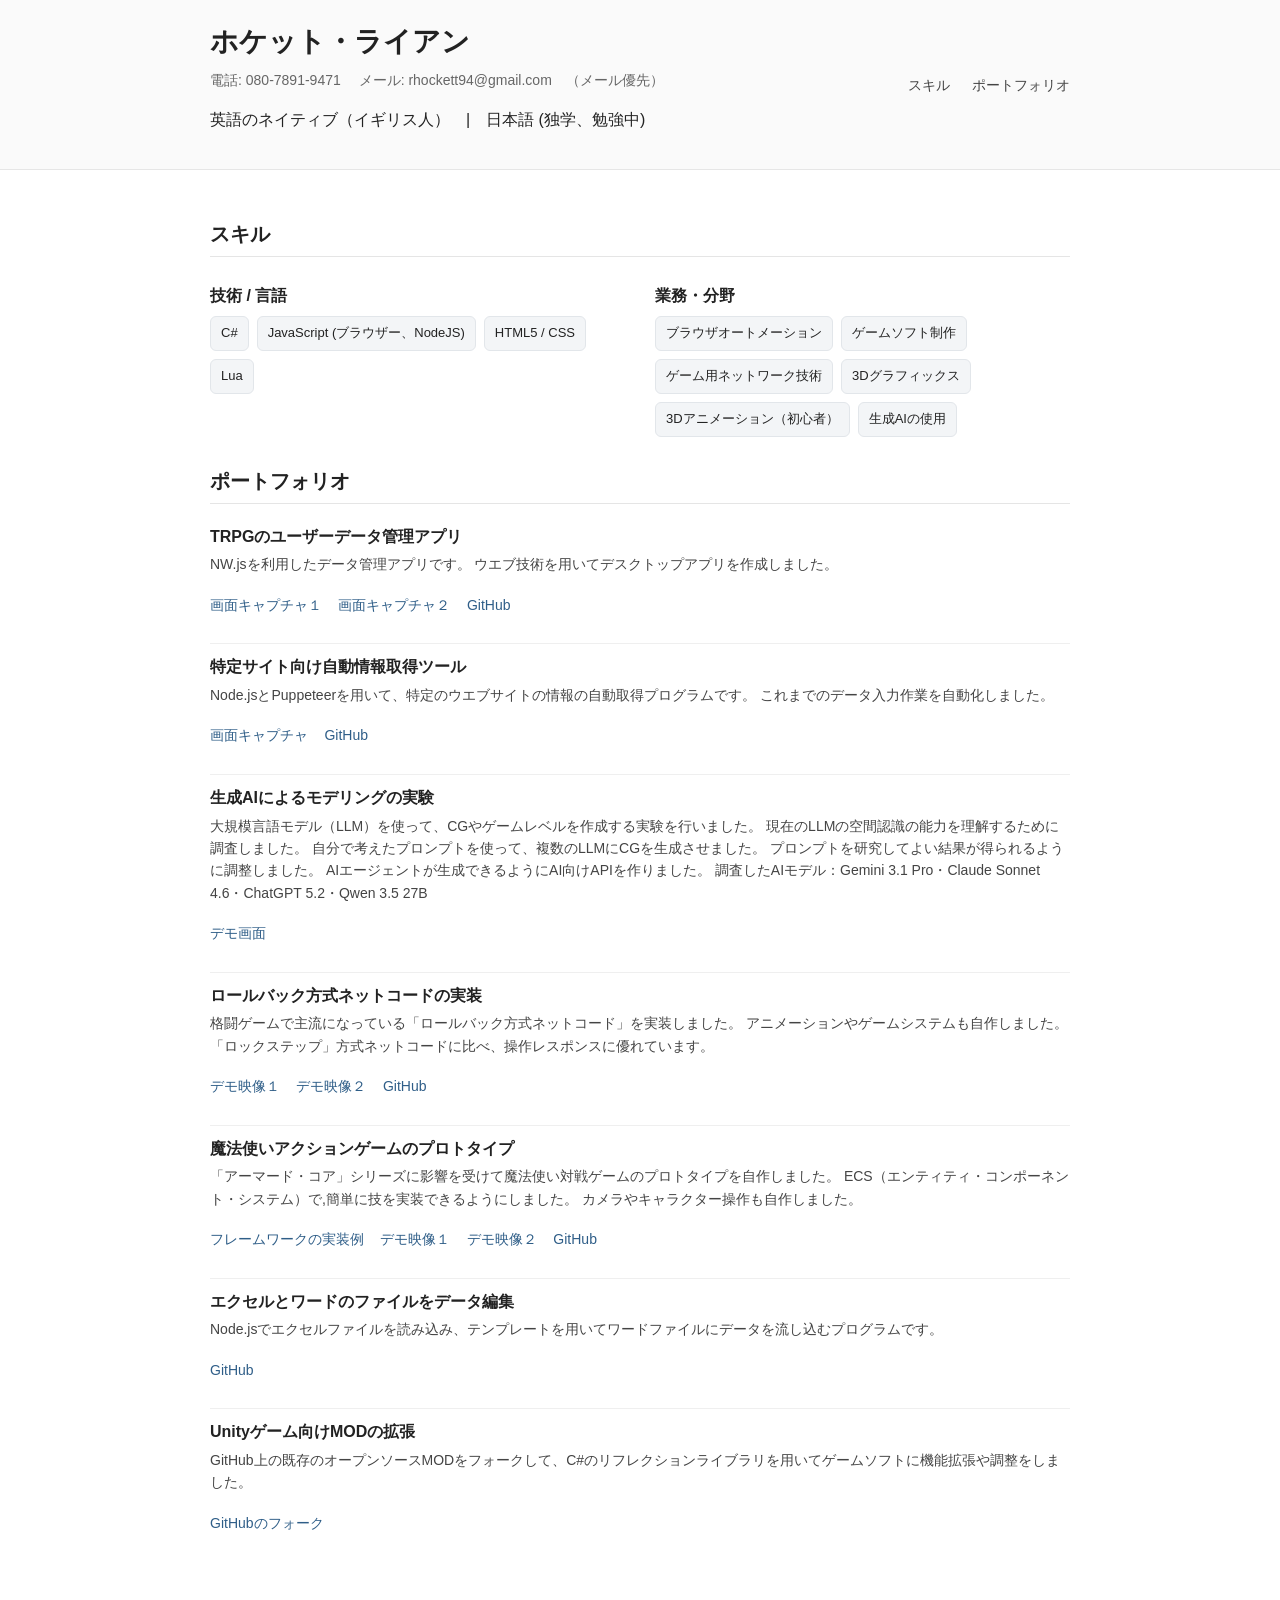
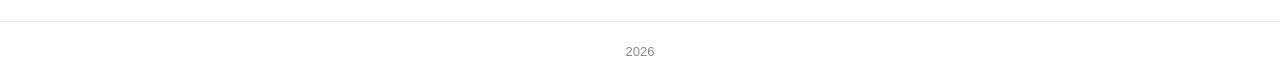
<file: backup/index.html>
<!DOCTYPE html>
<html lang="ja">
<head>
	<meta charset="utf-8">
	<meta name="viewport" content="width=device-width, initial-scale=1">
	<title>ホケット　ライアン・ポートフォリオ</title>
	<link rel="stylesheet" href="main.css">
</head>

<body>

<header class="top">
	<div class="top-inner">
		<div class="name">
			<h1>ホケット・ライアン</h1>
			<p class="contact">
				電話: 080-7891-9471　
				メール: rhockett94@gmail.com　（メール優先）
			</p>
			
			<p class="languages">
			英語のネイティブ（イギリス人）　|　日本語 (独学、勉強中)
			</p>
			
			<!--p id="pr">
			自己PR
							
			2018年にソフトウェア工学の修士課程を修了しました。
卒業後は中学校で外国語指導助手として勤務しました。この経験から、生徒とコミュニケーションを取ることや英語の楽しさを伝えることを得意としています。
勤務するとともに、プログラミングの技術を磨くために、趣味でアプリやゲームを自作しています。時にデータ活用のアプリ開発や複雑なゲームプログラミングが得意です。
また、GPT2の登場から生成AI研究・実験、活用するプログラムの実装も経験があります。
			
			下手な日本語はすみません。
			（このページは現在更新中です）
			</p-->
			
		</div>

		<nav>
			<!--a href="#education">学歴</a>
			<a href="#work">職歴</a-->
			<a href="#skills">スキル</a>
			<a href="#portfolio">ポートフォリオ</a>
		</nav>
	</div>
</header>

<main>
<!--
<section id="education">
	<h2>学歴</h2>

	<div class="entry">
		<div class="year">2018</div>
		<div class="details">
			アベリストウィス大学 ソフト工学の修士号 終了
		</div>
	</div>

	<div class="entry">
		<div class="year">2013</div>
		<div class="details">
			トーキー・ボーイズ・グラマー・スクール高校　卒業
		</div>
	</div>

</section>

<section id="work">
	<h2>職歴</h2>

	
	<div class="entry">
		<div class="year">2018–現在</div>
		<div class="details">
			行田市教育委員会　外国語指導助手
		</div>
	</div>

	<div class="entry">
		<div class="year">2016-2017</div>
		<div class="details">
			アマデウス有限会社　開発者インターン
		</div>
	</div>
	
	<div class="entry">
		<div class="year">2021–現在</div>
		<div class="details">
			行田市児童センター　ボランティア活動
		</div>
	</div>
	
	
</section>-->
<section id="skills">
	<h2>スキル</h2>

	<div class="skills-grid">

		<div class="skill-group">
			<h3>技術 / 言語</h3>
			<ul class="skill-list">
				<li>C#</li>
				<li>JavaScript (ブラウザー、NodeJS)</li>
				<li>HTML5 / CSS</li>
				<li>Lua</li>

			</ul>
		</div>

		<div class="skill-group">
			<h3>業務・分野</h3>
			<ul class="skill-list">
				<li>ブラウザオートメーション</li>
				<li>ゲームソフト制作</li>
				<li>ゲーム用ネットワーク技術</li>
				<li>3Dグラフィックス</li>
				<li>3Dアニメーション（初心者）</li>
				<li>生成AIの使用</li>
			</ul>
		</div>

	</div>
</section>
<section id="portfolio">
	<h2>ポートフォリオ</h2>
	<!--
	<div class="project">
		<h3>プロジェクト名</h3>
		<p class="desc">
			ここに簡単な説明を書きます。何を作ったのか、目的、特徴など。
		</p>
		<p class="tech">
			使用技術: HTML / CSS / JavaScript
		</p>
		<p class="links">
			<a href="#">デモ</a>
			<a href="#">ソースコード</a>
		</p>
	</div>
	-->
	
	<div class="project">
		<h3>TRPGのユーザーデータ管理アプリ</h3>
		<p class="desc">
			NW.jsを利用したデータ管理アプリです。
			ウエブ技術を用いてデスクトップアプリを作成しました。
		</p>
		
		<p class="links">
			<a href="sosmanager1.png">画面キャプチャ１</a>
			<a href="sosmanager2.png">画面キャプチャ２</a>
			<a href="https://github.com/botchi09/sos-equipment-manager">GitHub</a>
		</p>
	</div>
	
	
	
	<div class="project">
		<h3>特定サイト向け自動情報取得ツール</h3>
		<p class="desc">
			Node.jsとPuppeteerを用いて、特定のウエブサイトの情報の自動取得プログラムです。
			これまでのデータ入力作業を自動化しました。
		</p>
		
		<p class="links">
			<a href="scraper.png">画面キャプチャ</a>
			<a href="https://github.com/botchi09/stone-website-puppeteer-scraper">GitHub</a>
		</p>
	</div>
	
	
	<div class="project">
		<h3>生成AIによるモデリングの実験</h3>
		<p class="desc">
			大規模言語モデル（LLM）を使って、CGやゲームレベルを作成する実験を行いました。
			現在のLLMの空間認識の能力を理解するために調査しました。
			自分で考えたプロンプトを使って、複数のLLMにCGを生成させました。
			プロンプトを研究してよい結果が得られるように調整しました。
			AIエージェントが生成できるようにAI向けAPIを作りました。
			調査したAIモデル：Gemini 3.1 Pro・Claude Sonnet 4.6・ChatGPT 5.2・Qwen 3.5 27B
			
		</p>
				
		<p class="links">
			<a href="prompt_results.png">デモ画面</a>

		</p>
	</div>
	<div class="project">
		<h3>ロールバック方式ネットコードの実装</h3>
		<p class="desc">
			格闘ゲームで主流になっている「ロールバック方式ネットコード」を実装しました。
			
			アニメーションやゲームシステムも自作しました。
			「ロックステップ」方式ネットコードに比べ、操作レスポンスに優れています。
			
		</p>
				
		<p class="links">
			<a class="" href="https://youtu.be/f2O9HNqwWwM">デモ映像１</a>
			<a class="" href="https://youtu.be/pjLEUBSBpmo">デモ映像２</a>

			<a href="https://github.com/botchi09/RobloxRollback">GitHub</a>
		</p>
	</div>
	<!--div class="project todo">
		<h3>TODO climbing game</h3>
		<p class="desc">
			vector math. picture demonstration!
		</p>
		
		<p class="links">
			<a href="https://youtu.be/bYzrbGG2mxw">映像１</a>
			<a href="https://youtu.be/_mRu7jwwfPQ">映像２</a>
			<a href="https://github.com/botchi09/rblx-climb-game-framework">GitHub</a>
		</p>
	</div-->
	
	
	
	<div class="project">
		<h3>魔法使いアクションゲームのプロトタイプ</h3>
		<p class="desc">
			「アーマード・コア」シリーズに影響を受けて魔法使い対戦ゲームのプロトタイプを自作しました。
			ECS（エンティティ・コンポーネント・システム）で,簡単に技を実装できるようにしました。
			カメラやキャラクター操作も自作しました。
		</p>
		
		<p class="links">
			<a href="spelldefexample.png">フレームワークの実装例</a>
			<a href="https://www.youtube.com/watch?v=XVLZ9_kiFl0">デモ映像１</a>
			<a href="https://www.youtube.com/watch?v=5HVhadBwj20">デモ映像２</a>
			<a href="https://github.com/botchi09/rblx-spellcasting-behavior-framework">GitHub</a>
		</p>
	</div>

	<div class="project">
		<h3>エクセルとワードのファイルをデータ編集</h3>
		<p class="desc">
			Node.jsでエクセルファイルを読み込み、テンプレートを用いてワードファイルにデータを流し込むプログラムです。
			
		</p>
		
		<p class="links">
			<a href="https://github.com/botchi09/bingo-worksheet-node-docx-gen">GitHub</a>
		</p>
	</div>
	
	<div class="project">
		<h3>Unityゲーム向けMODの拡張</h3>
		<p class="desc">
			GitHub上の既存のオープンソースMODをフォークして、C#のリフレクションライブラリを用いてゲームソフトに機能拡張や調整をしました。
					
		</p>
		
		<p class="links">
			<a href="https://github.com/botchi09/Outward-Mods">GitHubのフォーク</a>
		</p>
	</div>


</section>

</main>

<footer>
2026
</footer>

</body>
</html>
</file>
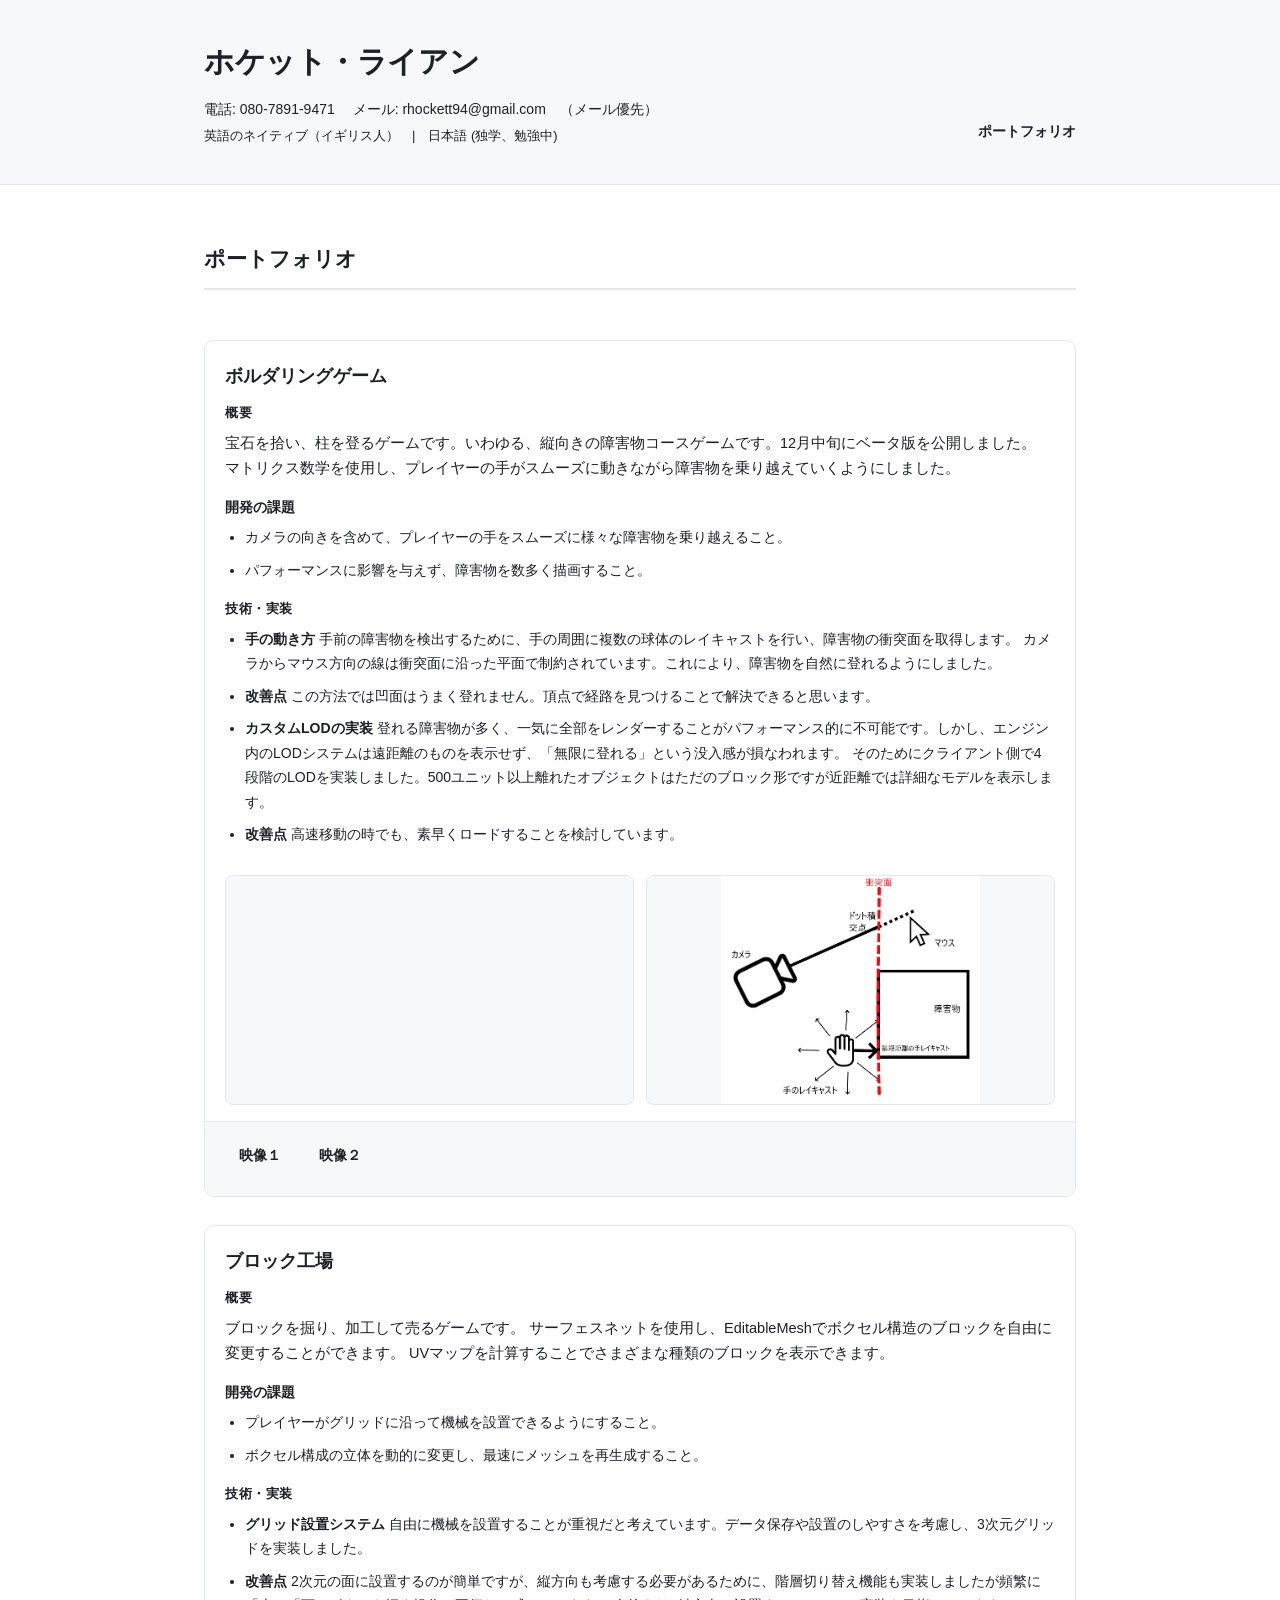
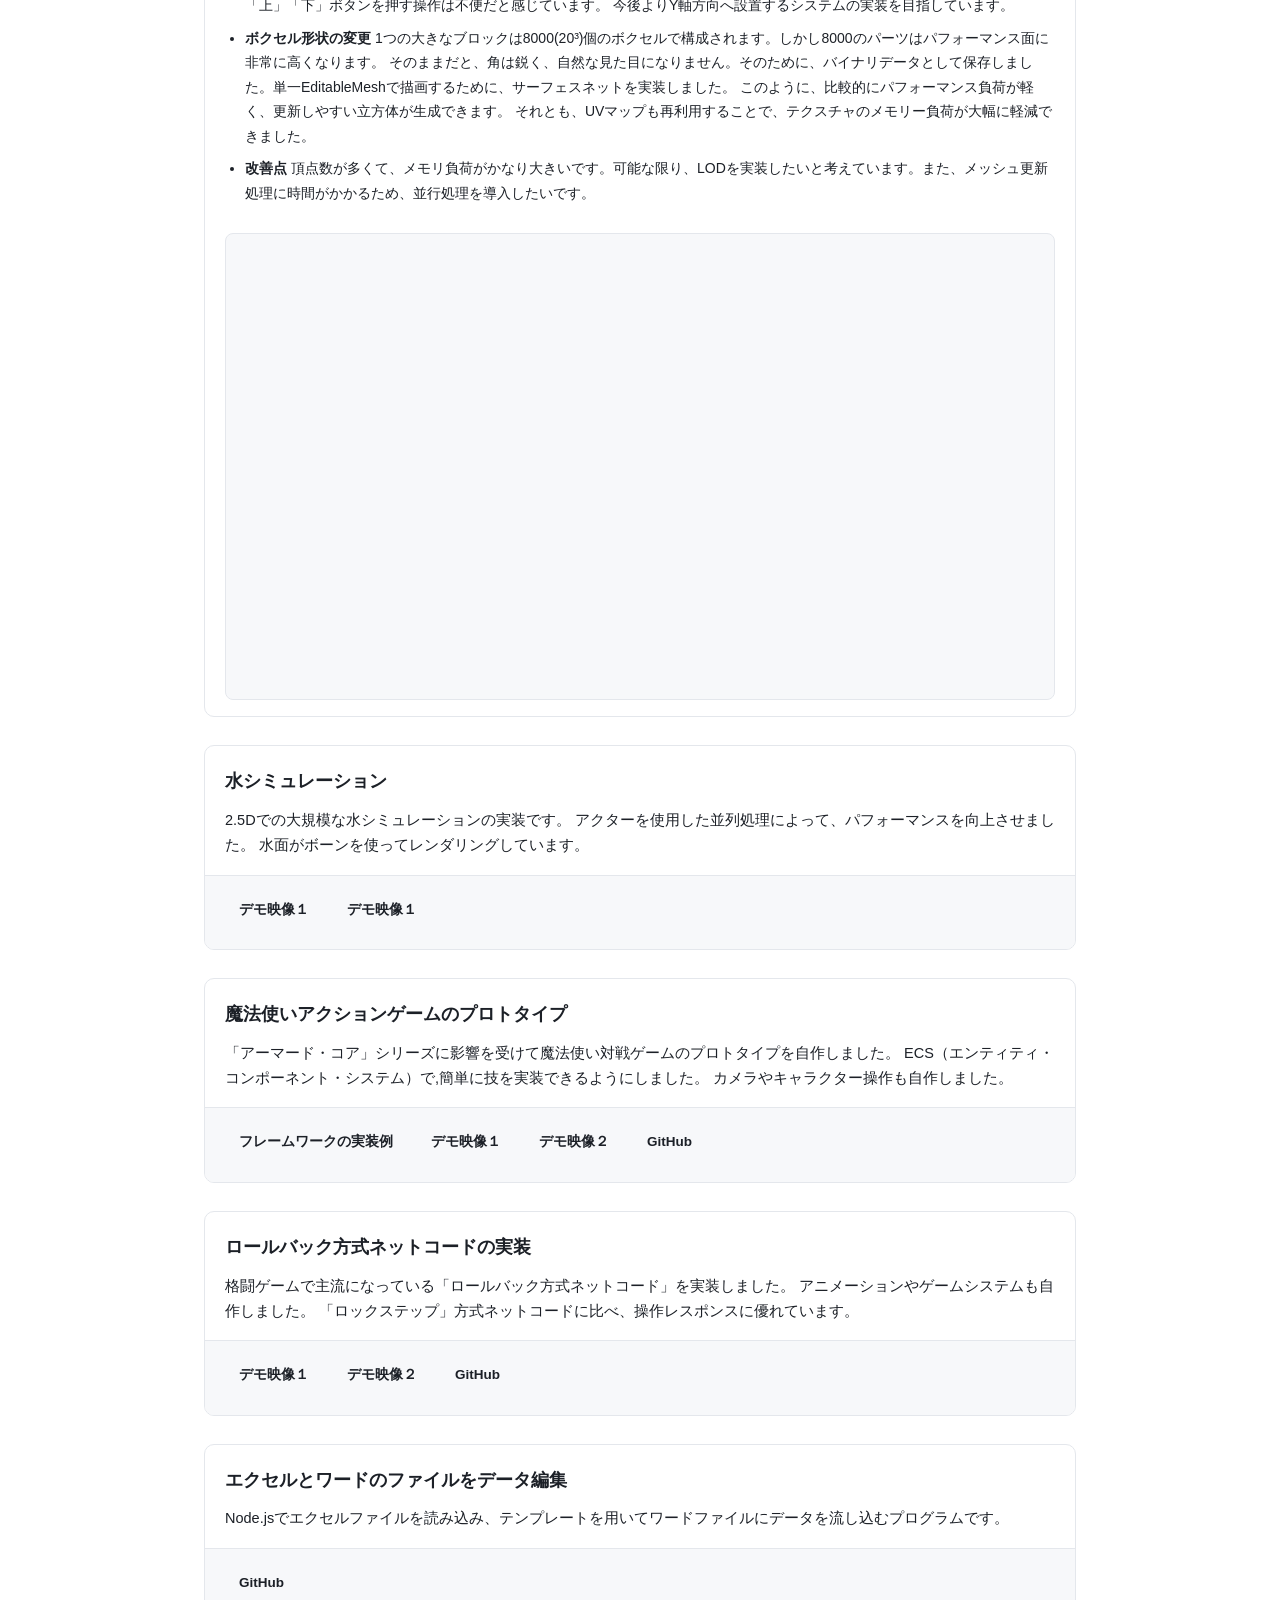
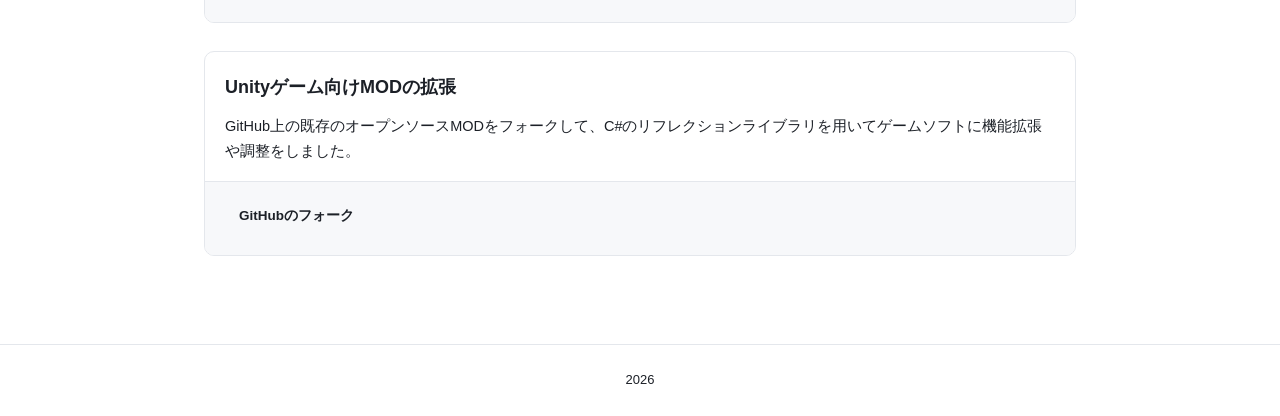
<file: rblx.html>
<!DOCTYPE html>
<html lang="ja">
<head>
	<meta charset="utf-8">
	<meta name="viewport" content="width=device-width, initial-scale=1">
	<title>ホケット　ライアン・ポートフォリオ</title>
	<link rel="stylesheet" href="main.css">
	<!--09/03変更した -->
</head>

<body>

<header class="top">
	<div class="top-inner">
		<div class="name">
			<h1>ホケット・ライアン</h1>
			<p class="contact">
				電話: 080-7891-9471　
				メール: rhockett94@gmail.com　（メール優先）
			</p>
			
			<p class="languages">
			英語のネイティブ（イギリス人）　|　日本語 (独学、勉強中)
			</p>
			
		
		</div>

		<nav>
			<!--a href="#education">学歴</a>
			<a href="#work">職歴</a-->
			<!--a href="#skills">スキル</a-->
			<a href="#portfolio">ポートフォリオ</a>
		</nav>
	</div>
</header>

<main>

<!--section id="skills">
	<h2>スキル</h2>

	<div class="skills-grid">

		<div class="skill-group">
			<h3>技術 / 言語</h3>
			<ul class="skill-list">
				<li>C#・Java</li>
				<li>JavaScript (ブラウザー、NodeJS)</li>
				<li>HTML5 / CSS</li>
				<li>Lua / Luau</li>

			</ul>
		</div>

		<div class="skill-group">
			<h3>業務・分野</h3>
			<ul class="skill-list">
				<li>ブラウザオートメーション</li>
				<li>ゲームソフト制作</li>
				<li>ゲーム用ネットワーク技術</li>
				<li>3Dグラフィックス</li>
				<li>3Dアニメーション（初心者）</li>
				<li>生成AIの使用</li>
			</ul>
		</div>

	</div>
</section-->
<section id="portfolio">
	<h2>ポートフォリオ</h2>
	<!--
	<div class="project">
		<h3>プロジェクト名</h3>
		<p class="desc">
			ここに簡単な説明を書きます。何を作ったのか、目的、特徴など。
		</p>
		<p class="tech">
			使用技術: HTML / CSS / JavaScript
		</p>
		<p class="links">
			<a href="#">デモ</a>
			<a href="#">ソースコード</a>
		</p>
	</div>
	-->
	
	
	<div class="project ">
		<h3>ボルダリングゲーム</h3>
		<div class="desc">
			<h3>概要</h3>
			<p>宝石を拾い、柱を登るゲームです。いわゆる、縦向きの障害物コースゲームです。12月中旬にベータ版を公開しました。 マトリクス数学を使用し、プレイヤーの手がスムーズに動きながら障害物を乗り越えていくようにしました。</p>
			<h4>開発の課題</h4>
			<ul>
				<li>カメラの向きを含めて、プレイヤーの手をスムーズに様々な障害物を乗り越えること。</li>
				<li>パフォーマンスに影響を与えず、障害物を数多く描画すること。</li>
			</ul>
			<h3>技術・実装</h3>
			<ul>
				<li>
					<strong>手の動き方</strong>手前の障害物を検出するために、手の周囲に複数の球体のレイキャストを行い、障害物の衝突面を取得します。
					カメラからマウス方向の線は衝突面に沿った平面で制約されています。これにより、障害物を自然に登れるようにしました。
					
				</li>
				<li>
					<strong>改善点</strong>この方法では凹面はうまく登れません。頂点で経路を見つけることで解決できると思います。
				</li>
				<li>
					<strong>カスタムLODの実装</strong>登れる障害物が多く、一気に全部をレンダーすることがパフォーマンス的に不可能です。しかし、エンジン内のLODシステムは遠距離のものを表示せず、「無限に登れる」という没入感が損なわれます。
					そのためにクライアント側で4段階のLODを実装しました。500ユニット以上離れたオブジェクトはただのブロック形ですが近距離では詳細なモデルを表示します。
				</li>
				<li>
					<strong>改善点</strong>高速移動の時でも、素早くロードすることを検討しています。
				</li>
			</ul>
			
			
		</div>
		<div class="media">
			<div class="media-video">
				<iframe src="https://www.youtube.com/embed/bYzrbGG2mxw?si=ZhA0UERIeYFnVjjK" frameborder="0" allow="encrypted-media;picture-in-picture; web-share" referrerpolicy="no-referrer-when-downgrade" allowfullscreen></iframe>
			</div>
			<img class="media-img" src="bouldering.png">

		</div>
		<p class="links">
			<a href="https://youtu.be/bYzrbGG2mxw">映像１</a>
			<a href="https://youtu.be/_mRu7jwwfPQ">映像２</a>
			<!--a href="https://github.com/botchi09/rblx-climb-game-framework">GitHub</a-->
		</p>
	</div>
	
	<div class="project">
		<h3>ブロック工場</h3>
		<div class="desc">
			<h3>概要</h3>
			<p>ブロックを掘り、加工して売るゲームです。 サーフェスネットを使用し、EditableMeshでボクセル構造のブロックを自由に変更することができます。 
			UVマップを計算することでさまざまな種類のブロックを表示できます。</p>
			<h4>開発の課題</h4>
			<ul>
				<li>プレイヤーがグリッドに沿って機械を設置できるようにすること。</li>
				<li>ボクセル構成の立体を動的に変更し、最速にメッシュを再生成すること。</li>
			</ul>
			<h3>技術・実装</h3>
			<ul>
				<li>
					<strong>グリッド設置システム</strong>自由に機械を設置することが重視だと考えています。データ保存や設置のしやすさを考慮し、3次元グリッドを実装しました。
					
				</li>
				<li>
					<strong>改善点</strong>2次元の面に設置するのが簡単ですが、縦方向も考慮する必要があるために、階層切り替え機能も実装しましたが頻繁に「上」「下」ボタンを押す操作は不便だと感じています。
					今後よりY軸方向へ設置するシステムの実装を目指しています。
				</li>
				<li>
					<strong>ボクセル形状の変更</strong>1つの大きなブロックは8000(20³)個のボクセルで構成されます。しかし8000のパーツはパフォーマンス面に非常に高くなります。
					そのままだと、角は鋭く、自然な見た目になりません。そのために、バイナリデータとして保存しました。単一EditableMeshで描画するために、サーフェスネットを実装しました。
					このように、比較的にパフォーマンス負荷が軽く、更新しやすい立方体が生成できます。
					それとも、UVマップも再利用することで、テクスチャのメモリー負荷が大幅に軽減できました。
				</li>
				<li>
					<strong>改善点</strong>頂点数が多くて、メモリ負荷がかなり大きいです。可能な限り、LODを実装したいと考えています。また、メッシュ更新処理に時間がかかるため、並行処理を導入したいです。
				</li>
				
			</ul>
			
			
		</div>
		<div class="media">
			<div class="media-video">
				<iframe src="https://www.youtube.com/embed/gCMYRTG_4xU?si=UzJkvlsYuFJQmUvD" frameborder="0" allow="encrypted-media;picture-in-picture; web-share" referrerpolicy="no-referrer-when-downgrade" allowfullscreen></iframe>
			</div>

		</div>
	</div>
	<!--div class="project">
		old - see ai.html
		<h3>生成AIによるモデリングの実験</h3>
			
		<div class="desc">
			<h3>概要</h3>
			<p>大規模言語モデル（LLM）を使って、CGやゲームレベルを生成する実験を行いました。
				現在のLLMの空間認識能力を理解するために調査しました。
				自分で考案したプロンプトを使って、複数のLLMにCGを生成させました。
				プロンプトを研究してよい結果が得られるように調整しました。
				AIエージェントが生成できるようにAI向けのAPIを実装しました。。
				調査したAIモデル：Gemini 3.1 Pro・Claude Sonnet 4.6・ChatGPT 5.2・Qwen 3.5 27B</p>
			<h4>開発の課題</h4>
			<ul>
				<li>APIを制作し、ゲームレベルを制作すること</li>
				<li>生成AIの空間認識を理解すること</li>
			</ul>
			<h3>技術・実装</h3>
			<ul>
				<li>
					<strong>APIを開発・研究</strong>LLMが解読しやすいAPIや指示を開発し、プロンプトのトークン数の削減や構文エラーを防ぐ文法を設計しました。
					<strong>トークン数の削減</strong>トークンが多くなると品質が下がるため、トークナイザーで計りました。約１万トークン以内に収めることを目指しました。
				</li>
				
				
				
			</ul>
			<h3>今後の改善点</h3>
			<ul>
				<li>
					フィードバックループを改善したいと考えています。現代のLLMの空間認識が大幅に向上するため、スクリーンショットなどを撮って自動的に繰り返すことを実装したいです。
				</li>
				<li>
					CGモデルの制作はうまくできていますが、モデルの配置精度が良くなかったです。例えば、椅子や机は作れますが、椅子が机から離れた場所に配置されています。
					
				</li>
				<li>
					LLMの独創性には問題があります。日常的ではないほど生成に失敗が多くなります。そのため人間による調整が必要です。
				</li>
			</ul>
			
		</div>
		
		<div class="media">
		
			<img class="media-img" src="prompt_results.png">
		</div>
		
	</div-->
	<div class="project">
		<h3>水シミュレーション</h3>
		<div class="desc">
			<p>2.5Dでの大規模な水シミュレーションの実装です。
			アクターを使用した並列処理によって、パフォーマンスを向上させました。
			水面がボーンを使ってレンダリングしています。</p>
		</div>
		
		<p class="links">
			<a href="https://youtu.be/VPDNZFsSpMg">デモ映像１</a>
			<a href="https://youtu.be/8iBMO5iZILQ">デモ映像１</a>
		</p>
	</div>
	<div class="project">
		<h3>魔法使いアクションゲームのプロトタイプ</h3>
		<div class="desc">
			<p>「アーマード・コア」シリーズに影響を受けて魔法使い対戦ゲームのプロトタイプを自作しました。
			ECS（エンティティ・コンポーネント・システム）で,簡単に技を実装できるようにしました。
			カメラやキャラクター操作も自作しました。</p>
		</div>
		
		<p class="links">
			<a href="spelldefexample.png">フレームワークの実装例</a>
			<a href="https://www.youtube.com/watch?v=XVLZ9_kiFl0">デモ映像１</a>
			<a href="https://www.youtube.com/watch?v=5HVhadBwj20">デモ映像２</a>
			<a href="https://github.com/botchi09/rblx-spellcasting-behavior-framework">GitHub</a>
		</p>
	</div>
	<!--div class="project">
		<h3>ハムスターボール決闘</h3>
		<p class="desc">
			Robloxのサーバー主導システムを使用し、ハムスターボールで対戦するゲームです。 ラグを感じにくい体験のために、プレイヤーの能力を工夫しました。
		</p>
		
		<p class="links">
			<a href="https://youtu.be/L8BhFeAakAs">映像</a>
			
		</p>
	</div-->
	
	
	
	
	<div class="project">
		<h3>ロールバック方式ネットコードの実装</h3>
		<div class="desc">
			<p>格闘ゲームで主流になっている「ロールバック方式ネットコード」を実装しました。
			
			アニメーションやゲームシステムも自作しました。
			「ロックステップ」方式ネットコードに比べ、操作レスポンスに優れています。</p>
		</div>
				
		<p class="links">
			<a class="" href="https://youtu.be/f2O9HNqwWwM">デモ映像１</a>
			<a class="" href="https://youtu.be/pjLEUBSBpmo">デモ映像２</a>

			<a href="https://github.com/botchi09/RobloxRollback">GitHub</a>
		</p>
	</div>
	
	<!--div class="project">
		<h3>特定サイト向け自動情報取得ツール</h3>
		<div class="desc">
			<p>Node.jsとPuppeteerを用いて、特定のウエブサイトの情報の自動取得プログラムです。
			これまでのデータ入力作業を自動化しました。</p>
		</div>
		
		<p class="links">
			<a href="scraper.png">画面キャプチャ</a>
			<a href="https://github.com/botchi09/stone-website-puppeteer-scraper">GitHub</a>
		</p>
	</div-->
	
	<!--div class="project">
		<h3>TRPGのユーザーデータ管理アプリ</h3>
		<div class="desc">
			<p>NW.jsを利用したデータ管理アプリです。
			ウエブ技術を用いてデスクトップアプリを作成しました。</p>
		</div>
		
		<p class="links">
			<a href="sosmanager1.png">画面キャプチャ１</a>
			<a href="sosmanager2.png">画面キャプチャ２</a>
			<a href="https://github.com/botchi09/sos-equipment-manager">GitHub</a>
		</p>
	</div-->
	

	<div class="project">
		<h3>エクセルとワードのファイルをデータ編集</h3>
		<div class="desc">
			<p>Node.jsでエクセルファイルを読み込み、テンプレートを用いてワードファイルにデータを流し込むプログラムです。</p>
		</div>
		
		<p class="links">
			<a href="https://github.com/botchi09/bingo-worksheet-node-docx-gen">GitHub</a>
		</p>
	</div>
	
	<div class="project">
		<h3>Unityゲーム向けMODの拡張</h3>
		<div class="desc">
			<p>GitHub上の既存のオープンソースMODをフォークして、C#のリフレクションライブラリを用いてゲームソフトに機能拡張や調整をしました。</p>
		</div>
		
		<p class="links">
			<a href="https://github.com/botchi09/Outward-Mods">GitHubのフォーク</a>
		</p>
	</div>


</section>

</main>

<footer>
2026
</footer>

</body>
</html>
</file>
<file: backup/main.css>
* {
	box-sizing: border-box;
}

body {
	margin: 0;
	font-family: -apple-system, BlinkMacSystemFont, "Segoe UI", Roboto, sans-serif;
	background: #ffffff;
	color: #222;
	line-height: 1.6;
}

/* top */

.top {
	border-bottom: 1px solid #e6e6e6;
	background: #fafafa;
}

.top-inner {
	max-width: 900px;
	margin: auto;
	padding: 20px;
	display: flex;
	justify-content: space-between;
	align-items: center;
	flex-wrap: wrap;
}

.name h1 {
	margin: 0;
	font-size: 28px;
	font-weight: 600;
}

.contact {
	margin: 4px 0 0 0;
	font-size: 14px;
	color: #666;
}

nav a {
	margin-left: 18px;
	text-decoration: none;
	color: #444;
	font-size: 14px;
}

nav a:hover {
	text-decoration: underline;
}

/* layout */

main {
	max-width: 900px;
	margin: auto;
	padding: 20px;
}

/* section titles */

h2 {
	font-size: 20px;
	margin-top: 28px;
	margin-bottom: 10px;
	padding-bottom: 6px;
	border-bottom: 1px solid #e5e5e5;
}

/* entries */

.entry {
	display: grid;
	grid-template-columns: 90px 1fr;
	gap: 10px;
	padding: 6px 0;
}

.year {
	color: #777;
	font-size: 14px;
}

.details {
	font-size: 15px;
}

/* portfolio */

.portfolio-item {
	padding: 4px 0;
}

/* footer */

footer {
	margin-top: 40px;
	padding: 20px;
	text-align: center;
	font-size: 13px;
	color: #888;
	border-top: 1px solid #eee;
}

/* mobile */

@media (max-width: 640px) {

	.top-inner {
		flex-direction: column;
		align-items: flex-start;
	}

	nav {
		margin-top: 10px;
	}

	.entry {
		grid-template-columns: 1fr;
	}

	.year {
		font-weight: 600;
	}
}

.project {
	padding: 10px 0;
	border-bottom: 1px solid #efefef;
}

.project:last-child {
	border-bottom: none;
}

.project h3 {
	margin: 0 0 4px 0;
	font-size: 16px;
}

.desc {
	margin: 0 0 4px 0;
	color: #444;
	font-size: 14px;
}

.tech {
	margin: 0 0 4px 0;
	font-size: 13px;
	color: #777;
}

.links a {
	margin-right: 12px;
	font-size: 14px;
	text-decoration: none;
	color: #2f5e88;
}

.links a:hover {
	text-decoration: underline;
}


/* skills */

.skills-grid {
	display: grid;
	grid-template-columns: 1fr 1fr;
	gap: 30px;
	margin-top: 10px;
}

.skill-group h3 {
	margin-bottom: 8px;
	font-size: 16px;
}

.skill-list {
	list-style: none;
	padding: 0;
	margin: 0;
	display: flex;
	flex-wrap: wrap;
	gap: 8px;
}

.skill-list li {
	padding: 6px 10px;
	font-size: 13px;
	background: #f3f5f7;
	border: 1px solid #e2e6ea;
	border-radius: 6px;
}

/* mobile */

@media (max-width: 640px) {

	.skills-grid {
		grid-template-columns: 1fr;
	}

}

.todo {
	background-color: #ff7777;
}
</file>
<file: main.css>
/* =========================================================
   Light, image-forward portfolio design
   ========================================================= */

:root {
	--bg:        #ffffff;
	--surface:   #f7f8fa;
	--border:    #e4e7ec;
	--text:      #1c2027;
	--sans: -apple-system, BlinkMacSystemFont, "Hiragino Kaku Gothic ProN", "Hiragino Sans", "Yu Gothic", "Segoe UI", Roboto, sans-serif;
	--radius: 10px;
}

* {
	box-sizing: border-box;
}

body {
	margin: 0;
	font-family: var(--sans);
	background: var(--bg);
	color: var(--text);
	line-height: 1.75;
	-webkit-font-smoothing: antialiased;
}

a {
	color: var(--accent);
}

:focus-visible {
	outline: 2px solid var(--accent);
	outline-offset: 2px;
	border-radius: 3px;
}

/* ---------------------------------------------------------
   header
   --------------------------------------------------------- */

.top {
	border-bottom: 1px solid var(--border);
	background: var(--surface);
}

.top-inner {
	max-width: 920px;
	margin: auto;
	padding: 36px 24px;
	display: flex;
	justify-content: space-between;
	align-items: flex-end;
	flex-wrap: wrap;
	gap: 18px;
}

.name h1 {
	margin: 0;
	font-size: 30px;
	font-weight: 700;
	letter-spacing: -0.01em;
	color: var(--text);
}

.contact {
	margin: 8px 0 0 0;
	font-size: 14px;
	color: var(--text-muted);
}

.languages {
	margin: 4px 0 0 0;
	font-size: 13px;
	color: var(--text-dim);
}

nav {
	display: flex;
	gap: 22px;
}

nav a {
	text-decoration: none;
	color: var(--text-muted);
	font-size: 14px;
	font-weight: 600;
	padding-bottom: 2px;
	border-bottom: 2px solid transparent;
	transition: color 0.15s ease, border-color 0.15s ease;
}

nav a:hover {
	color: var(--accent);
	border-color: var(--accent);
	text-decoration: none;
}

/* ---------------------------------------------------------
   layout / section titles
   --------------------------------------------------------- */

main {
	max-width: 920px;
	margin: auto;
	padding: 0 24px 40px;
}

h2 {
	font-size: 21px;
	font-weight: 700;
	color: var(--text);
	margin-top: 52px;
	margin-bottom: 22px;
	padding-bottom: 10px;
	border-bottom: 2px solid var(--border);
}

/* entries */

.entry {
	display: grid;
	grid-template-columns: 90px 1fr;
	gap: 10px;
	padding: 6px 0;
}

.year {
	color: var(--text-dim);
	font-size: 14px;
}

.details {
	font-size: 15px;
}

/* ---------------------------------------------------------
   footer
   --------------------------------------------------------- */

footer {
	margin-top: 48px;
	padding: 24px 20px;
	text-align: center;
	font-size: 13px;
	color: var(--text-dim);
	border-top: 1px solid var(--border);
}

/* ---------------------------------------------------------
   skills
   --------------------------------------------------------- */

.skills-grid {
	display: grid;
	grid-template-columns: 1fr 1fr;
	gap: 32px;
	margin-top: 10px;
}

.skill-group h3 {
	margin: 0 0 12px 0;
	font-size: 15px;
	font-weight: 700;
	color: var(--text);
}

.skill-list {
	list-style: none;
	padding: 0;
	margin: 0;
	display: flex;
	flex-wrap: wrap;
	gap: 8px;
}

.skill-list li {
	padding: 7px 13px;
	font-size: 13.5px;
	color: var(--text);
	background: var(--surface);
	border: 1px solid var(--border);
	border-radius: 999px;
}

@media (max-width: 640px) {
	.skills-grid {
		grid-template-columns: 1fr;
		gap: 26px;
	}
}

/* ---------------------------------------------------------
   portfolio
   --------------------------------------------------------- */

#portfolio {
	display: grid;
	gap: 28px;
	margin-top: 4px;
}

.project {
	padding: 0;
	border: 1px solid var(--border);
	border-radius: var(--radius);
	background: var(--bg);
	overflow: hidden;
}

.project h3 {
	margin: 0;
	padding: 20px 20px 6px;
	font-size: 18px;
	font-weight: 700;
	color: var(--text);
	border: none;
}

/* -----------------------------------------------------
   description block (was a <p>, now a <div> so it can
   legally contain headings/lists; text sized down and
   its internal headings scaled to sit clearly *inside*
   the project, well below the project title)
   ----------------------------------------------------- */

.desc {
	margin: 0;
	padding: 4px 20px 16px;
	color: var(--text-muted);
	font-size: 14.5px;
}

.desc p {
	margin: 0 0 12px;
}

.desc p:last-child {
	margin-bottom: 0;
}

.desc h3 {
	/* sub-heading *inside* a project (e.g. "概要", "技術・実装") —
	   deliberately much smaller than .project > h3, and its own
	   distinct color so the two levels don't read as the same rank */
	padding: 0;
	margin: 16px 0 6px;
	font-size: 13px;
	font-weight: 700;
	color: var(--accent);
	text-transform: uppercase;
	letter-spacing: 0.04em;
}

.desc h3:first-child {
	margin-top: 0;
}

.desc h4 {
	margin: 14px 0 6px;
	font-size: 13.5px;
	font-weight: 700;
	color: var(--text);
}

.desc ul {
	margin: 0 0 12px;
	padding-left: 20px;
}

.desc li {
	margin-bottom: 8px;
	font-size: 14px;
}

.desc li:last-child {
	margin-bottom: 0;
}

.desc strong {
	color: var(--text);
	margin-right: 4px;
}

.tech {
	margin: 0;
	padding: 0 20px 12px;
	font-size: 13px;
	color: var(--accent-2);
	font-weight: 600;
}

/* -----------------------------------------------------
   media (video + image) — consistent proportions,
   no more raw stretched iframe/img side by side
   ----------------------------------------------------- */

.media {
	display: grid;
	grid-template-columns: repeat(auto-fit, minmax(260px, 1fr));
	gap: 12px;
	padding: 0 20px 16px;
}

.media-video {
	position: relative;
	width: 100%;
	aspect-ratio: 16 / 9;
	border-radius: 8px;
	overflow: hidden;
	background: var(--surface);
	border: 1px solid var(--border);
}

.media-video iframe {
	position: absolute;
	inset: 0;
	width: 100%;
	height: 100%;
	border: 0;
}

.media-img {
	width: 100%;
	aspect-ratio: 16 / 9;
	object-fit: contain;
	border-radius: 8px;
	border: 1px solid var(--border);
	background: var(--surface);
	display: block;
}

/* link buttons (video / github) beneath the media/description */

.links {
	margin: 0;
	padding: 14px 20px 20px;
	display: flex;
	flex-wrap: wrap;
	gap: 10px;
	border-top: 1px solid var(--border);
	background: var(--surface);
}

.links a {
	text-decoration: none;
	font-size: 13.5px;
	font-weight: 600;
	color: var(--accent);
	background: var(--accent-soft);
	padding: 8px 14px;
	border-radius: 7px;
	transition: background 0.15s ease;
}

.links a:hover {
	background: #dfe8fb;
	text-decoration: none;
}

.todo {
	background-color: #ff7777;
}

/* ---------------------------------------------------------
   mobile
   --------------------------------------------------------- */

@media (max-width: 640px) {

	.top-inner {
		flex-direction: column;
		align-items: flex-start;
		padding: 28px 18px;
	}

	main {
		padding: 0 18px 32px;
	}

	.entry {
		grid-template-columns: 1fr;
	}

	.year {
		font-weight: 600;
	}

	.media {
		grid-template-columns: 1fr;
	}
}

@media (prefers-reduced-motion: reduce) {
	.shot {
		transition: none;
	}
	.shot:hover {
		transform: none;
	}
}
</file>
